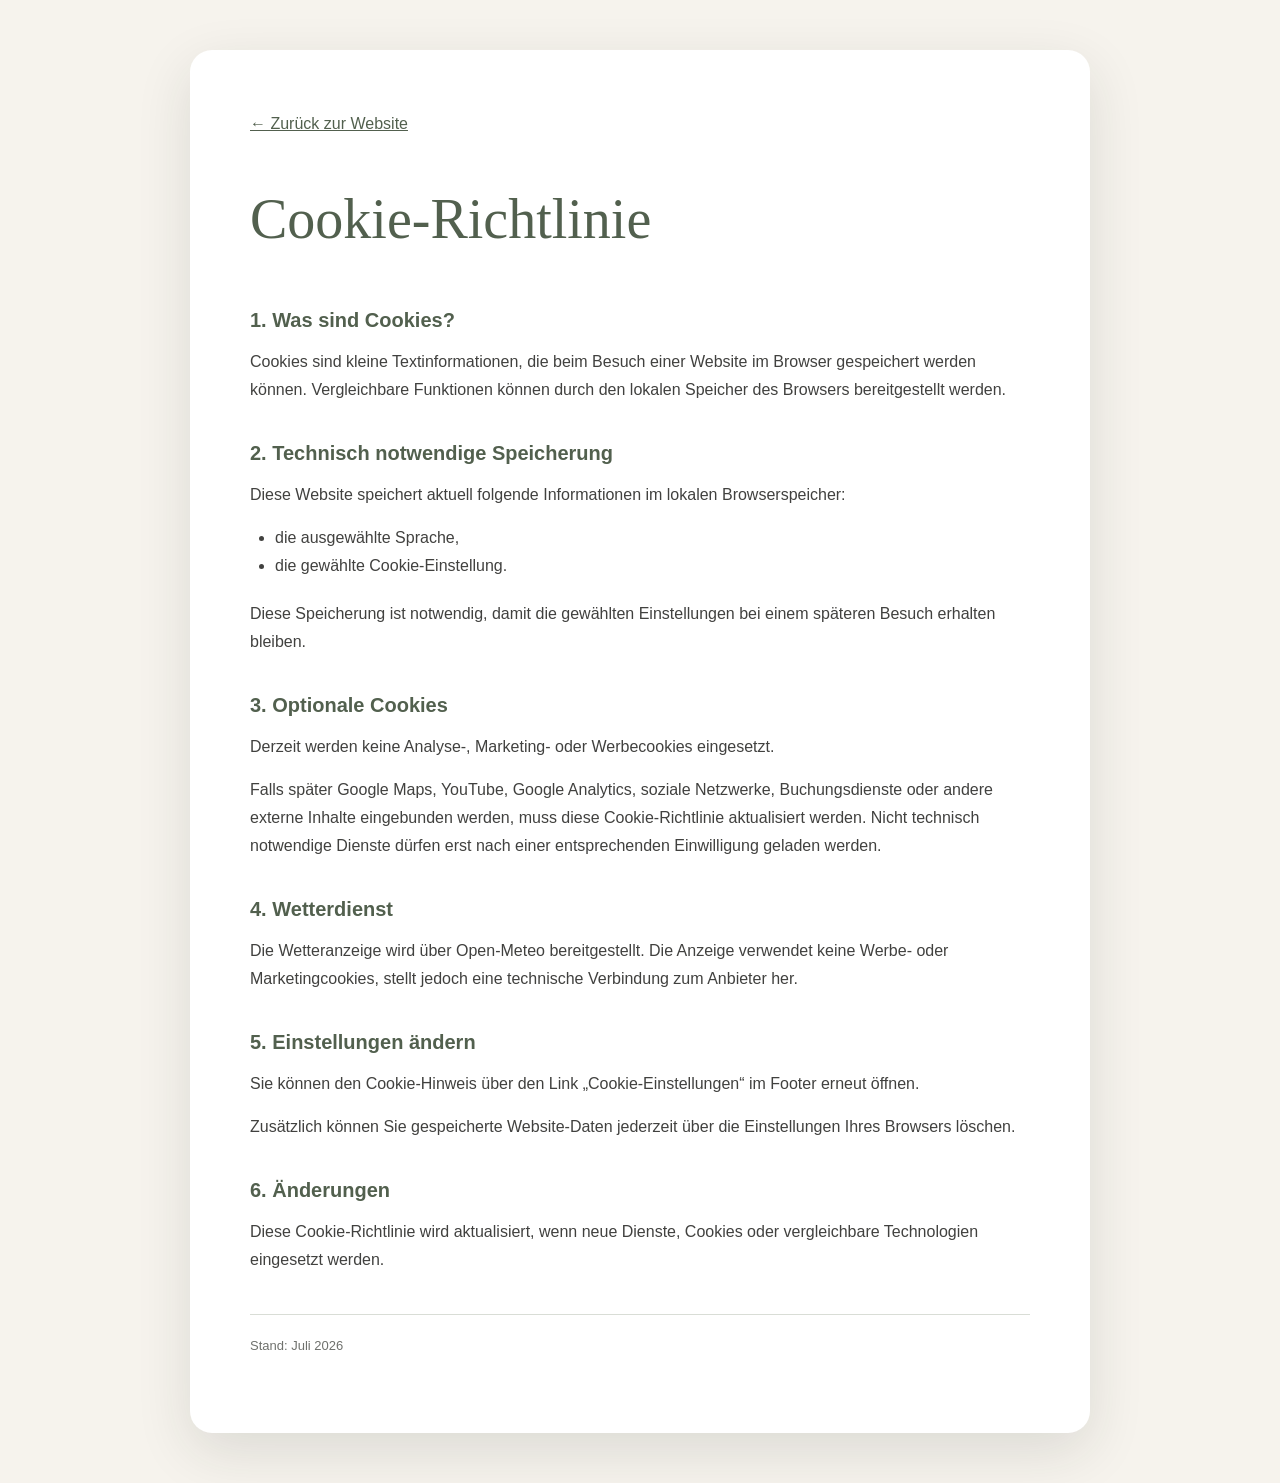
<file: legal/cookies.html>
<!DOCTYPE html>
<html lang="de">
<head>
  <meta charset="UTF-8">
  <meta name="viewport" content="width=device-width, initial-scale=1.0">
  <title>Cookie-Richtlinie | Wiesenheim Hof</title>
  <link rel="stylesheet" href="../style.css">
</head>

<body class="legal-page">

<main class="legal-page-content">

  <a class="legal-back" href="../index.html">← Zurück zur Website</a>

  <h1>Cookie-Richtlinie</h1>

  <h2>1. Was sind Cookies?</h2>

  <p>
    Cookies sind kleine Textinformationen, die beim Besuch einer Website im
    Browser gespeichert werden können. Vergleichbare Funktionen können durch
    den lokalen Speicher des Browsers bereitgestellt werden.
  </p>

  <h2>2. Technisch notwendige Speicherung</h2>

  <p>
    Diese Website speichert aktuell folgende Informationen im lokalen
    Browserspeicher:
  </p>

  <ul>
    <li>die ausgewählte Sprache,</li>
    <li>die gewählte Cookie-Einstellung.</li>
  </ul>

  <p>
    Diese Speicherung ist notwendig, damit die gewählten Einstellungen bei
    einem späteren Besuch erhalten bleiben.
  </p>

  <h2>3. Optionale Cookies</h2>

  <p>
    Derzeit werden keine Analyse-, Marketing- oder Werbecookies eingesetzt.
  </p>

  <p>
    Falls später Google Maps, YouTube, Google Analytics, soziale Netzwerke,
    Buchungsdienste oder andere externe Inhalte eingebunden werden, muss diese
    Cookie-Richtlinie aktualisiert werden. Nicht technisch notwendige Dienste
    dürfen erst nach einer entsprechenden Einwilligung geladen werden.
  </p>

  <h2>4. Wetterdienst</h2>

  <p>
    Die Wetteranzeige wird über Open-Meteo bereitgestellt. Die Anzeige
    verwendet keine Werbe- oder Marketingcookies, stellt jedoch eine
    technische Verbindung zum Anbieter her.
  </p>

  <h2>5. Einstellungen ändern</h2>

  <p>
    Sie können den Cookie-Hinweis über den Link
    „Cookie-Einstellungen“ im Footer erneut öffnen.
  </p>

  <p>
    Zusätzlich können Sie gespeicherte Website-Daten jederzeit über die
    Einstellungen Ihres Browsers löschen.
  </p>

  <h2>6. Änderungen</h2>

  <p>
    Diese Cookie-Richtlinie wird aktualisiert, wenn neue Dienste, Cookies oder
    vergleichbare Technologien eingesetzt werden.
  </p>

  <p class="legal-date">Stand: Juli 2026</p>

</main>

</body>
</html>
</file>
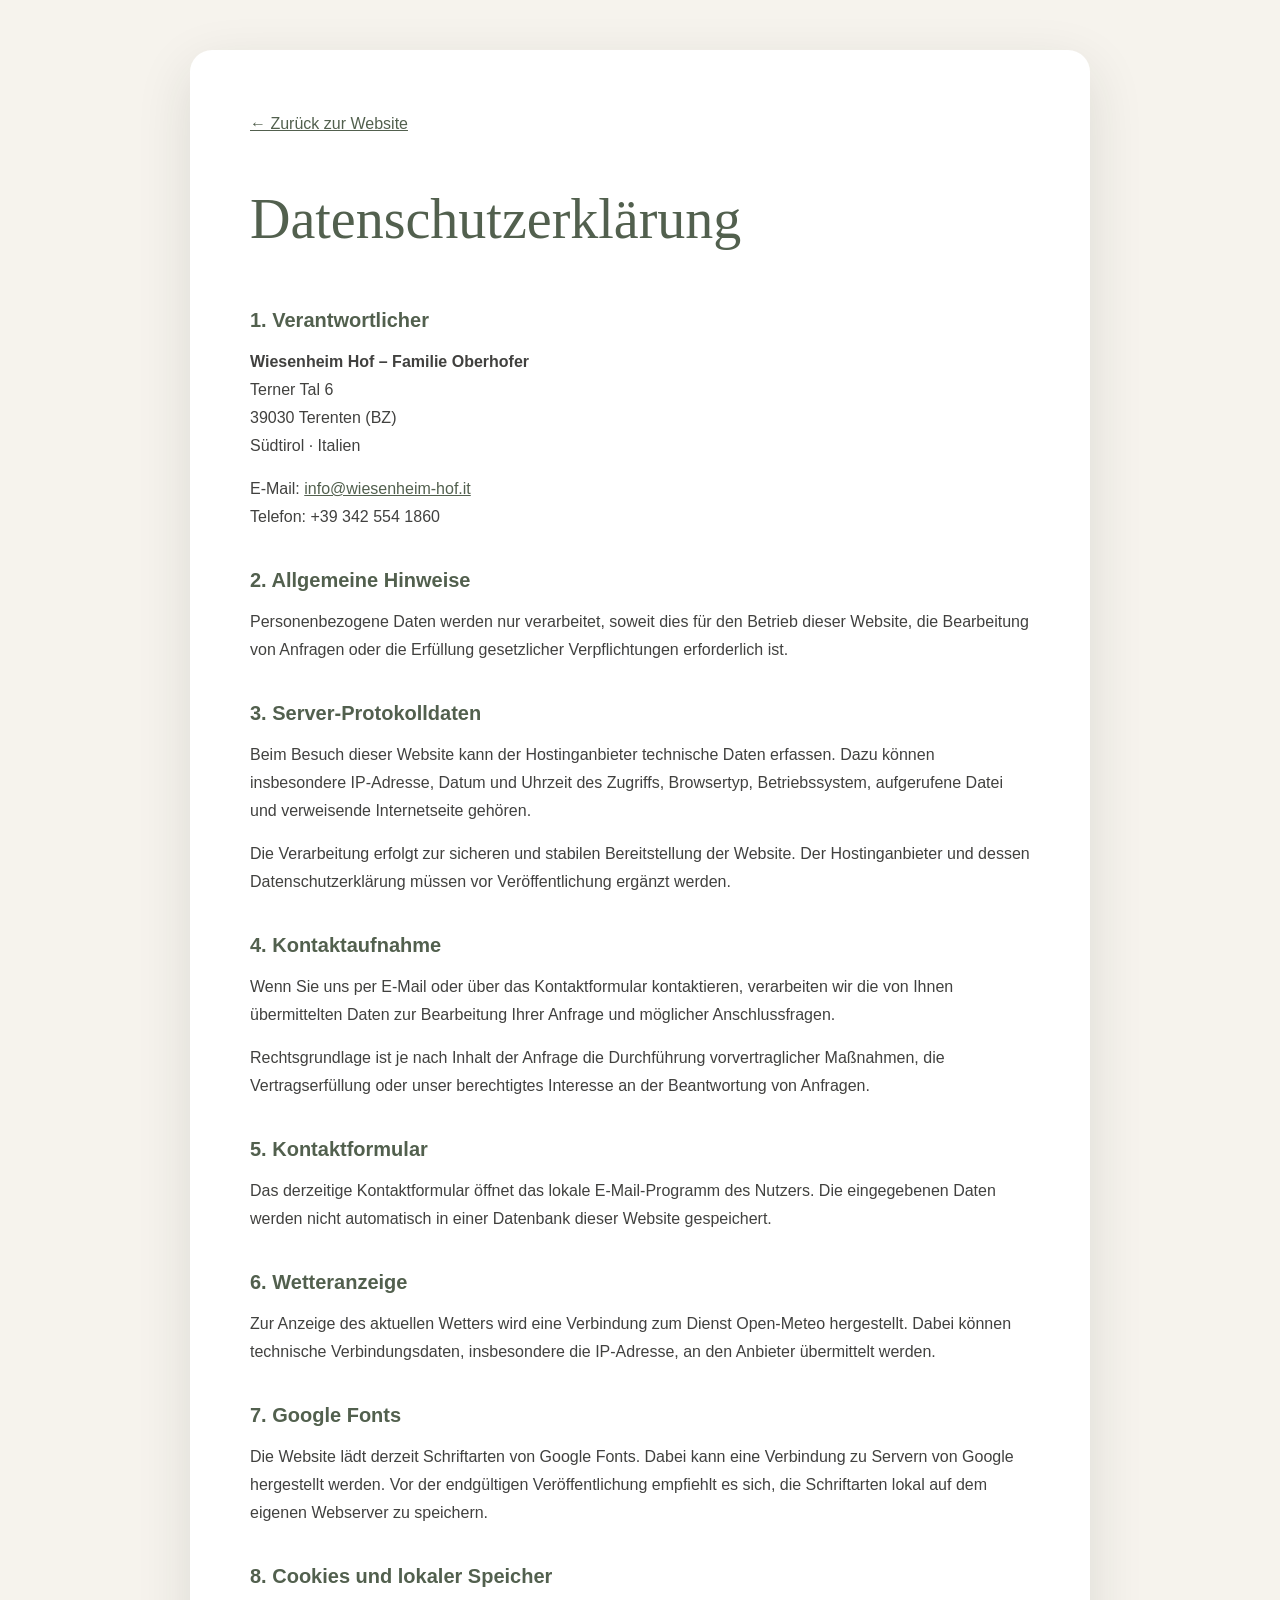
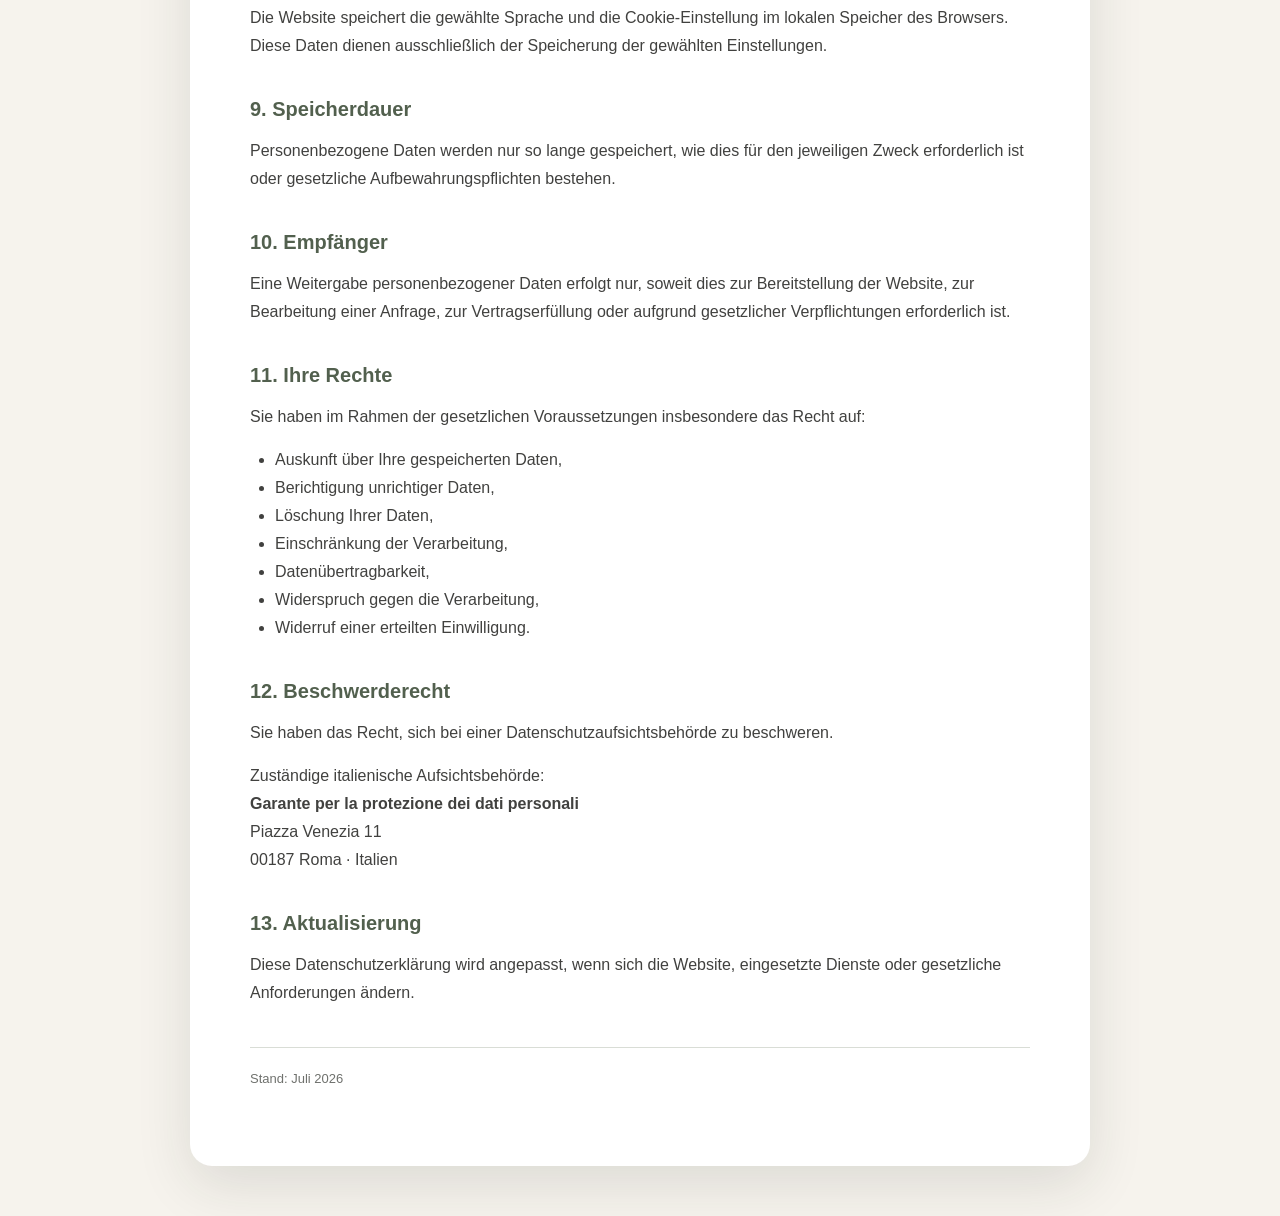
<file: legal/datenschutz.html>
<!DOCTYPE html>
<html lang="de">
<head>
  <meta charset="UTF-8">
  <meta name="viewport" content="width=device-width, initial-scale=1.0">
  <title>Datenschutz | Wiesenheim Hof</title>
  <link rel="stylesheet" href="../style.css">
</head>

<body class="legal-page">

<main class="legal-page-content">

  <a class="legal-back" href="../index.html">← Zurück zur Website</a>

  <h1>Datenschutzerklärung</h1>

  <h2>1. Verantwortlicher</h2>

  <p>
    <strong>Wiesenheim Hof – Familie Oberhofer</strong><br>
    Terner Tal 6<br>
    39030 Terenten (BZ)<br>
    Südtirol · Italien
  </p>

  <p>
    E-Mail:
    <a href="mailto:info@wiesenheim-hof.it">
      info@wiesenheim-hof.it
    </a><br>
    Telefon: +39 342 554 1860
  </p>

  <h2>2. Allgemeine Hinweise</h2>

  <p>
    Personenbezogene Daten werden nur verarbeitet, soweit dies für den
    Betrieb dieser Website, die Bearbeitung von Anfragen oder die Erfüllung
    gesetzlicher Verpflichtungen erforderlich ist.
  </p>

  <h2>3. Server-Protokolldaten</h2>

  <p>
    Beim Besuch dieser Website kann der Hostinganbieter technische Daten
    erfassen. Dazu können insbesondere IP-Adresse, Datum und Uhrzeit des
    Zugriffs, Browsertyp, Betriebssystem, aufgerufene Datei und verweisende
    Internetseite gehören.
  </p>

  <p>
    Die Verarbeitung erfolgt zur sicheren und stabilen Bereitstellung der
    Website. Der Hostinganbieter und dessen Datenschutzerklärung müssen vor
    Veröffentlichung ergänzt werden.
  </p>

  <h2>4. Kontaktaufnahme</h2>

  <p>
    Wenn Sie uns per E-Mail oder über das Kontaktformular kontaktieren,
    verarbeiten wir die von Ihnen übermittelten Daten zur Bearbeitung Ihrer
    Anfrage und möglicher Anschlussfragen.
  </p>

  <p>
    Rechtsgrundlage ist je nach Inhalt der Anfrage die Durchführung
    vorvertraglicher Maßnahmen, die Vertragserfüllung oder unser berechtigtes
    Interesse an der Beantwortung von Anfragen.
  </p>

  <h2>5. Kontaktformular</h2>

  <p>
    Das derzeitige Kontaktformular öffnet das lokale E-Mail-Programm des
    Nutzers. Die eingegebenen Daten werden nicht automatisch in einer
    Datenbank dieser Website gespeichert.
  </p>

  <h2>6. Wetteranzeige</h2>

  <p>
    Zur Anzeige des aktuellen Wetters wird eine Verbindung zum Dienst
    Open-Meteo hergestellt. Dabei können technische Verbindungsdaten,
    insbesondere die IP-Adresse, an den Anbieter übermittelt werden.
  </p>

  <h2>7. Google Fonts</h2>

  <p>
    Die Website lädt derzeit Schriftarten von Google Fonts. Dabei kann eine
    Verbindung zu Servern von Google hergestellt werden. Vor der endgültigen
    Veröffentlichung empfiehlt es sich, die Schriftarten lokal auf dem
    eigenen Webserver zu speichern.
  </p>

  <h2>8. Cookies und lokaler Speicher</h2>

  <p>
    Die Website speichert die gewählte Sprache und die Cookie-Einstellung im
    lokalen Speicher des Browsers. Diese Daten dienen ausschließlich der
    Speicherung der gewählten Einstellungen.
  </p>

  <h2>9. Speicherdauer</h2>

  <p>
    Personenbezogene Daten werden nur so lange gespeichert, wie dies für den
    jeweiligen Zweck erforderlich ist oder gesetzliche Aufbewahrungspflichten
    bestehen.
  </p>

  <h2>10. Empfänger</h2>

  <p>
    Eine Weitergabe personenbezogener Daten erfolgt nur, soweit dies zur
    Bereitstellung der Website, zur Bearbeitung einer Anfrage, zur
    Vertragserfüllung oder aufgrund gesetzlicher Verpflichtungen erforderlich
    ist.
  </p>

  <h2>11. Ihre Rechte</h2>

  <p>
    Sie haben im Rahmen der gesetzlichen Voraussetzungen insbesondere das
    Recht auf:
  </p>

  <ul>
    <li>Auskunft über Ihre gespeicherten Daten,</li>
    <li>Berichtigung unrichtiger Daten,</li>
    <li>Löschung Ihrer Daten,</li>
    <li>Einschränkung der Verarbeitung,</li>
    <li>Datenübertragbarkeit,</li>
    <li>Widerspruch gegen die Verarbeitung,</li>
    <li>Widerruf einer erteilten Einwilligung.</li>
  </ul>

  <h2>12. Beschwerderecht</h2>

  <p>
    Sie haben das Recht, sich bei einer Datenschutzaufsichtsbehörde zu
    beschweren.
  </p>

  <p>
    Zuständige italienische Aufsichtsbehörde:<br>
    <strong>Garante per la protezione dei dati personali</strong><br>
    Piazza Venezia 11<br>
    00187 Roma · Italien
  </p>

  <h2>13. Aktualisierung</h2>

  <p>
    Diese Datenschutzerklärung wird angepasst, wenn sich die Website,
    eingesetzte Dienste oder gesetzliche Anforderungen ändern.
  </p>

  <p class="legal-date">Stand: Juli 2026</p>

</main>

</body>
</html>
</file>
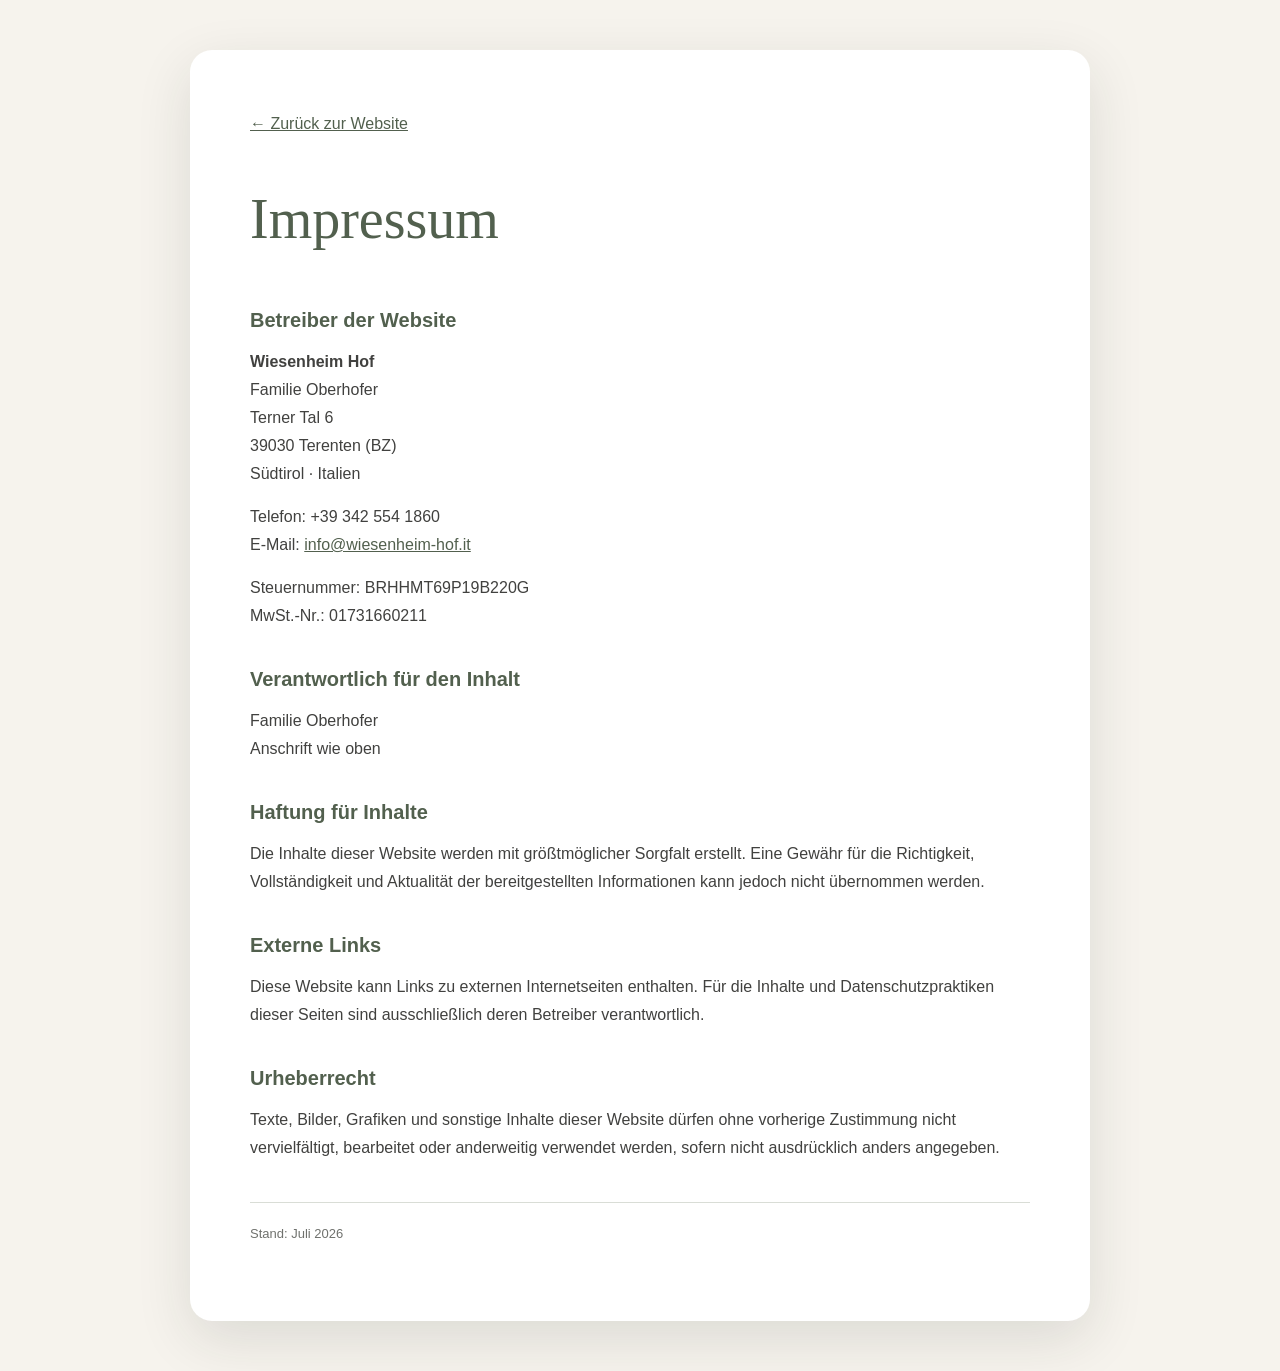
<file: legal/impressum.html>
<!DOCTYPE html>
<html lang="de">
<head>
  <meta charset="UTF-8">
  <meta name="viewport" content="width=device-width, initial-scale=1.0">
  <title>Impressum | Wiesenheim Hof</title>
  <link rel="stylesheet" href="../style.css">
</head>

<body class="legal-page">

<main class="legal-page-content">

  <a class="legal-back" href="../index.html">← Zurück zur Website</a>

  <h1>Impressum</h1>

  <h2>Betreiber der Website</h2>

  <p>
    <strong>Wiesenheim Hof</strong><br>
    Familie Oberhofer<br>
    Terner Tal 6<br>
    39030 Terenten (BZ)<br>
    Südtirol · Italien
  </p>

  <p>
    Telefon: +39 342 554 1860 <br>
    E-Mail:
    <a href="mailto:info@wiesenheim-hof.it">
      info@wiesenheim-hof.it
    </a>
  </p>

  <p>
    Steuernummer: BRHHMT69P19B220G<br>
    MwSt.-Nr.: 01731660211
  </p>

  <h2>Verantwortlich für den Inhalt</h2>

  <p>
    Familie Oberhofer<br>
    Anschrift wie oben
  </p>

  <h2>Haftung für Inhalte</h2>

  <p>
    Die Inhalte dieser Website werden mit größtmöglicher Sorgfalt erstellt.
    Eine Gewähr für die Richtigkeit, Vollständigkeit und Aktualität der
    bereitgestellten Informationen kann jedoch nicht übernommen werden.
  </p>

  <h2>Externe Links</h2>

  <p>
    Diese Website kann Links zu externen Internetseiten enthalten. Für die
    Inhalte und Datenschutzpraktiken dieser Seiten sind ausschließlich deren
    Betreiber verantwortlich.
  </p>

  <h2>Urheberrecht</h2>

  <p>
    Texte, Bilder, Grafiken und sonstige Inhalte dieser Website dürfen ohne
    vorherige Zustimmung nicht vervielfältigt, bearbeitet oder anderweitig
    verwendet werden, sofern nicht ausdrücklich anders angegeben.
  </p>

  <p class="legal-date">Stand: Juli 2026</p>

</main>

</body>
</html>
</file>
<file: style.css>
/* =========================================================
   WIESENHEIM HOF – STYLE.CSS
========================================================= */

:root{
  --green:#687763;
  --green-dark:#52604e;
  --cream:#f6f3ed;
  --sand:#e8e0d4;
  --white:#ffffff;
  --text:#41413f;
  --muted:#6f716d;
  --line:#d9ddd6;
  --shadow:0 18px 55px rgba(34,42,33,.12);
  --radius:22px;
}

*{
  margin:0;
  padding:0;
  box-sizing:border-box;
}

html{
  scroll-behavior:smooth;
}

body{
  font-family:"Inter",sans-serif;
  color:var(--text);
  background:var(--cream);
  line-height:1.75;
  overflow-x:hidden;
}

img{
  display:block;
  max-width:100%;
}

a{
  color:inherit;
  text-decoration:none;
}

button,
input,
textarea{
  font:inherit;
}

button{
  cursor:pointer;
}

.section{
  scroll-margin-top:110px;
}

/* =========================================================
   HEADER & NAVIGATION
========================================================= */

.site-header{
  position:fixed;
  inset:0 0 auto 0;
  z-index:1000;
  padding:18px 0;
}

.navbar{
  width:min(1460px,94%);
  margin:auto;
  min-height:72px;
  display:flex;
  justify-content:space-between;
  align-items:center;
  gap:24px;
  padding:14px 28px;
  background:rgba(255,255,255,.72);
  backdrop-filter:blur(16px);
  -webkit-backdrop-filter:blur(16px);
  border:1px solid rgba(255,255,255,.65);
  border-radius:50px;
  box-shadow:0 10px 30px rgba(0,0,0,.08);
}

.menu,
.nav-right,
.languages{
  display:flex;
  align-items:center;
}

.menu{
  gap:28px;
}

.menu a,
.languages button{
  font-size:13px;
  letter-spacing:1.5px;
  text-transform:uppercase;
  color:#444;
  transition:.2s ease;
}

.menu a:hover,
.languages button:hover,
.languages button.active{
  color:var(--green-dark);
}

.nav-right{
  gap:24px;
}

.weather{
    display:flex;
    align-items:center;
    gap:3px;
    margin:0;
    padding:0;
    width:auto;
    min-width:unset;
    white-space:nowrap;
}

.languages{
  gap:8px;
}

.languages button{
  background:none;
  border:0;
  padding:5px;
}

.menu-toggle{
  display:none;
  width:42px;
  height:42px;
  border:0;
  border-radius:50%;
  background:rgba(255,255,255,.7);
  align-items:center;
  justify-content:center;
  flex-direction:column;
  gap:4px;
}

.menu-toggle span{
  width:18px;
  height:2px;
  background:#444;
  display:block;
}

/* =========================================================
   HERO
========================================================= */

.hero{
  position:relative;
  min-height:100vh;
  display:grid;
  place-items:center;
  overflow:hidden;
  background:#7b8477;
}

.hero-media{
  position:absolute;
  inset:0;
  width:100%;
  height:100%;
  overflow:hidden;
}

.hero-media img,
.hero-media video{
  position:absolute;
  inset:0;
  width:100%;
  height:100%;
  object-fit:cover;
}

#heroVideo{
  filter:
    blur(3px)
    brightness(.65)
    saturate(1.05);
  transform:scale(1.08);
}

.hero-media video{
  display:none;
}

.hero-overlay{
  position:absolute;
  inset:0;
  background:linear-gradient(rgba(20,25,20,.18),rgba(20,25,20,.38));
}

.hero-content{
  position:relative;
  z-index:2;
  text-align:center;
  color:#fff;
  padding:130px 25px 80px;
  width:min(900px,92%);
}

.hero-logo{
  width:min(520px,80vw);
  margin:0 auto 26px;
}

.hero-logo img{
  width:100%;
  max-height:190px;
  object-fit:contain;
  filter:drop-shadow(0 3px 8px rgba(0,0,0,.2));
}

.hero h1{
  font-family:"Cormorant Garamond",serif;
  font-size:clamp(58px,8vw,96px);
  font-weight:500;
  line-height:1;
  margin-bottom:14px;
}

.hero p{
  font-size:clamp(17px,2vw,23px);
  letter-spacing:.7px;
  margin-bottom:38px;
}

.button{
  display:inline-flex;
  align-items:center;
  justify-content:center;
  min-height:54px;
  padding:14px 34px;
  border-radius:40px;
  background:var(--green);
  color:#fff;
  border:1px solid var(--green);
  box-shadow:var(--shadow);
  transition:.25s ease;
}

.button:hover{
  transform:translateY(-2px);
  background:var(--green-dark);
  border-color:var(--green-dark);
}

.button-light{
  background:#fff;
  color:#3f463c;
  border-color:rgba(255,255,255,.8);
}

.button-light:hover{
  background:var(--green);
  color:#fff;
}

.scroll-note{
  position:absolute;
  z-index:2;
  bottom:26px;
  left:50%;
  transform:translateX(-50%);
  color:#fff;
  font-size:11px;
  letter-spacing:3px;
  text-transform:uppercase;
}

/* =========================================================
   GEMEINSAME ABSCHNITTE
========================================================= */

.intro,
.farm,
.apartments,
.gallery-section,
.arrival,
.contact{
  padding:130px 7%;
}
.apartments{
    padding-bottom:60px;
}

.gallery-section{
    padding-top:60px;
}

.section-title{
  text-align:center;
  margin-bottom:78px;
}

.section-title span{
  display:block;
  text-transform:uppercase;
  letter-spacing:3px;
  font-size:12px;
  color:var(--green);
  margin-bottom:8px;
}

.section-title h2{
  font-family:"Cormorant Garamond",serif;
  font-size:clamp(44px,5vw,62px);
  line-height:1.1;
  font-weight:500;
}

/* =========================================================
   WILLKOMMEN
========================================================= */

.intro{
  background:var(--cream);
  text-align:center;
}

.intro-inner{
  max-width:980px;
  margin:auto;
}

.intro h2{
  font-family:"Cormorant Garamond",serif;
  font-size:clamp(46px,6vw,68px);
  font-weight:500;
  color:var(--green-dark);
  margin-bottom:34px;
}

.intro p{
  font-size:clamp(17px,2vw,20px);
  color:#575b55;
}

/* =========================================================
   HOF
========================================================= */

.farm{
  background:#fff;
}

.farm-grid{
  display:grid;
  grid-template-columns:1.05fr 1fr;
  gap:80px;
  align-items:center;
  max-width:1350px;
  margin:auto;
}

.farm-text p{
  font-size:17px;
  color:#575b55;
  margin-bottom:22px;
}

.farm-images{
  display:grid;
  gap:18px;
}

.farm-images>img,
.farm-small img{
  width:100%;
  object-fit:cover;
  border-radius:var(--radius);
  box-shadow:var(--shadow);
}

.farm-images>img{
  height:440px;
}

.farm-small{
  display:grid;
  grid-template-columns:1fr 1fr;
  gap:18px;
}

.farm-small img{
  height:210px;
}

.highlights{
  max-width:1100px;
  margin:75px auto 0;
  display:grid;
  grid-template-columns:repeat(4,1fr);
  gap:18px;
}

.highlight{
  text-align:center;
  padding:24px 14px;
  border-top:1px solid var(--line);
  border-bottom:1px solid var(--line);
  color:#52574f;
}

/* =========================================================
   FERIENWOHNUNGEN
========================================================= */

.apartments{
  background:var(--cream);
}

.apartment{
  max-width:1350px;
  margin:0 auto 55px;
  display:grid;
  grid-template-columns:1.05fr .95fr;
  gap:78px;
  align-items:center;
}

/* Trenner zwischen den Ferienwohnungen */

.apartment-gallery + .apartment{
  position:relative;
  margin-top:180px;
}

.apartment-gallery + .apartment::before{
  content:"";
  position:absolute;
  top:-90px;
  left:50%;
  transform:translateX(-50%);
  width:min(420px,70%);
  height:1px;

  background:linear-gradient(
    to right,
    transparent,
    var(--green),
    transparent
  );

  opacity:.55;
}

.apartment-gallery + .apartment::after{
  content:"";
  position:absolute;
  top:-94px;
  left:50%;
  transform:translateX(-50%);
  width:9px;
  height:9px;
  border-radius:50%;
  background:var(--cream);
  border:1px solid var(--green);
}

@media (max-width:700px){

  .apartment-gallery + .apartment{
    margin-top:100px;
  }

  .apartment-gallery + .apartment::before{
    top:-50px;
    width:65%;
  }

  .apartment-gallery + .apartment::after{
    top:-54px;
  }
}


.apartment-image img{
  width:100%;
  height:620px;
  object-fit:cover;
  border-radius:var(--radius);
  box-shadow:var(--shadow);
  cursor:pointer;
}

.apartment-content h3{
  font-family:"Cormorant Garamond",serif;
  font-size:56px;
  color:var(--green-dark);
  line-height:1.1;
  font-weight:500;
  margin-bottom:8px;
}

.apartment-info{
  color:var(--muted);
  margin-bottom:24px;
}

.apartment-copy{
  font-size:17px;
  color:#575b55;
  margin-bottom:34px;
}

.features{
  display:grid;
  grid-template-columns:repeat(3,1fr);
  gap:0 28px;
  margin-bottom:34px;
}

.features div{
  padding:11px 0;
  border-bottom:1px solid var(--line);
  font-size:14px;
}

.apartment-gallery{
  max-width:1350px;
  margin:0 auto 135px;
  display:grid;
  grid-template-columns:repeat(5,1fr);
  gap:14px;
}

.apartment-gallery img{
  width:100%;
  height:165px;
  object-fit:cover;
  border-radius:14px;
  cursor:pointer;
  transition:.25s ease;
}

.apartment-gallery img:hover,
.gallery-grid img:hover{
  transform:scale(1.02);
}

/* ===================================
   GALERIE
=================================== */

.gallery-grid{
  display:grid;
  grid-template-columns:repeat(4,minmax(0,1fr));
  grid-template-rows:repeat(6,110px);
  gap:18px;
}

.gallery-grid img{
  width:100%;
  height:100%;
  object-fit:cover;
  display:block;
  border-radius:18px;
  cursor:pointer;
  transition:transform .35s ease, box-shadow .35s ease;
}

.gallery-grid img:nth-child(1){
  grid-column:1 / 3;
  grid-row:1 / 4;
}

.gallery-grid img:nth-child(2){
  grid-column:1 / 3;
  grid-row:4 / 7;
}

.gallery-grid img:nth-child(3){ grid-column:3; grid-row:1 / 3; }
.gallery-grid img:nth-child(4){ grid-column:4; grid-row:1 / 3; }
.gallery-grid img:nth-child(5){ grid-column:3; grid-row:3 / 5; }
.gallery-grid img:nth-child(6){ grid-column:4; grid-row:3 / 5; }
.gallery-grid img:nth-child(7){ grid-column:3; grid-row:5 / 7; }
.gallery-grid img:nth-child(8){ grid-column:4; grid-row:5 / 7; }

.gallery-grid img:hover{
  transform:scale(1.02);
  box-shadow:0 25px 45px rgba(0,0,0,.18);
}

@media (max-width:1050px){
  .gallery-grid{
    grid-template-columns:repeat(2,minmax(0,1fr));
    grid-template-rows:none;
    grid-auto-rows:230px;
  }

  .gallery-grid img,
  .gallery-grid img:nth-child(n){
    grid-column:auto;
    grid-row:auto;
  }
}

@media (max-width:700px){
  .gallery-grid{
    grid-template-columns:1fr;
    grid-template-rows:none;
    grid-auto-rows:auto;
    gap:18px;
  }

  .gallery-grid img,
  .gallery-grid img:nth-child(n){
    grid-column:auto;
    grid-row:auto;
    width:100%;
    height:240px;
    object-fit:cover;
    border-radius:16px;
    margin:0;
  }
}

/* =========================================================
   ANFAHRT
========================================================= */

.arrival{
  background:var(--sand);
}

.arrival-grid{
  max-width:1250px;
  margin:auto;
  display:grid;
  grid-template-columns:.9fr 1.1fr;
  gap:70px;
  align-items:center;
}

.arrival-text h3{
  font-family:"Cormorant Garamond",serif;
  font-size:44px;
  color:var(--green-dark);
  font-weight:500;
  margin-bottom:20px;
}

.arrival-text p{
  margin-bottom:20px;
  color:#555;
}

.route-card{
  background:#fff;
  border-radius:var(--radius);
  padding:34px;
  box-shadow:var(--shadow);
}

.route-line{
  display:grid;
  grid-template-columns:48px 1fr;
  gap:16px;
  align-items:center;
  padding:14px 0;
  border-bottom:1px solid #eceae5;
}

.route-line:last-child{
  border-bottom:0;
}

.route-dot{
  width:38px;
  height:38px;
  border-radius:50%;
  display:grid;
  place-items:center;
  background:var(--green);
  color:#fff;
  font-weight:600;
}

.route-line strong{
  display:block;
}

.route-line span{
  font-size:13px;
  color:var(--muted);
}

/* =========================================================
   KONTAKT
========================================================= */

.contact{
  background:#fff;
}

.contact-grid{
  max-width:1200px;
  margin:auto;
  display:grid;
  grid-template-columns:.85fr 1.15fr;
  gap:80px;
}

.contact-data h3{
  font-family:"Cormorant Garamond",serif;
  font-size:44px;
  color:var(--green-dark);
  font-weight:500;
  margin-bottom:20px;
}

.contact-data p{
  margin-bottom:16px;
  color:#575b55;
}

.contact-data a{
  color:var(--green-dark);
  text-decoration:underline;
}

.contact-form{
  display:grid;
  gap:16px;
}

.contact-form label{
  display:grid;
  gap:7px;
  font-size:14px;
  color:#555;
}

.contact-form input,
.contact-form textarea{
  width:100%;
  border:1px solid var(--line);
  border-radius:14px;
  padding:15px 17px;
  background:#fbfaf8;
}

.contact-form textarea{
  min-height:160px;
  resize:vertical;
}

.contact-form input:focus,
.contact-form textarea:focus{
  outline:none;
  border-color:var(--green);
  box-shadow:0 0 0 3px rgba(104,119,99,.12);
}

.contact-form button{
  justify-self:start;
}

/* =========================================================
   FOOTER
========================================================= */

.site-footer{
  padding:62px 20px;
  background:var(--green-dark);
  color:#fff;
  text-align:center;
}

.site-footer h3{
  font-family:"Cormorant Garamond",serif;
  font-size:40px;
  font-weight:500;
}

.site-footer p{
  opacity:.9;
  margin-top:6px;
}
.legal-links{
  margin-top:28px;
  display:flex;
  justify-content:center;
  align-items:center;
  flex-wrap:wrap;
  gap:8px;
  font-size:11px;
  opacity:.82;
}

.legal-links a,
.legal-links button{
  padding:2px 4px;
  border:0;
  background:transparent;
  color:inherit;
  font:inherit;
  cursor:pointer;
}

.legal-links a:hover,
.legal-links button:hover{
  text-decoration:underline;
}

/* =========================================================
   LIGHTBOX
========================================================= */

.lightbox{
  position:fixed;
  inset:0;
  display:none;
  place-items:center;
  background:rgba(10,12,10,.92);
  z-index:5000;
  padding:40px;
}

.lightbox.open{
  display:grid;
}

.lightbox img{
  max-width:92vw;
  max-height:86vh;
  object-fit:contain;
}

.lightbox-close{
  position:absolute;
  top:22px;
  right:26px;
  border:0;
  background:transparent;
  color:#fff;
  font-size:34px;
}

/* =========================================================
   COOKIE-BANNER
========================================================= */

.cookie-banner{
  position:fixed;
  z-index:6500;
  left:50%;
  bottom:22px;
  transform:translateX(-50%);
  width:min(980px,calc(100% - 32px));
  display:none;
  grid-template-columns:1fr auto;
  align-items:center;
  gap:30px;
  padding:24px 26px;
  background:#fff;
  color:var(--text);
  border:1px solid #e1e3df;
  border-radius:20px;
  box-shadow:0 20px 70px rgba(0,0,0,.22);
}

.cookie-banner.show{
  display:grid;
}

.cookie-text strong{
  display:block;
  margin-bottom:6px;
  font-size:16px;
}

.cookie-text p{
  margin:0;
  font-size:13px;
  line-height:1.55;
  color:#626660;
}

.cookie-text a{
  display:inline-block;
  margin-top:8px;
  color:var(--green-dark);
  font-size:12px;
  text-decoration:underline;
}

.cookie-actions{
  display:flex;
  gap:10px;
}

.cookie-actions button{
  min-height:46px;
  padding:10px 18px;
  border-radius:30px;
  white-space:nowrap;
}

.cookie-secondary{
  border:1px solid var(--green);
  background:#fff;
  color:var(--green-dark);
}

.cookie-primary{
  border:1px solid var(--green);
  background:var(--green);
  color:#fff;
}

.cookie-secondary:hover{
  background:var(--cream);
}

.cookie-primary:hover{
  background:var(--green-dark);
}

/* =========================================================
   RESPONSIVE – TABLET
========================================================= */

@media (max-width:1050px){

  .menu{
    display:none;
    position:absolute;
    top:86px;
    left:3%;
    right:3%;
    padding:22px;
    background:rgba(255,255,255,.96);
    border-radius:24px;
    box-shadow:var(--shadow);
    flex-direction:column;
    align-items:flex-start;
  }

  .menu.open{
    display:flex;
  }

  .menu-toggle{
    display:flex;
  }

  .navbar{
    border-radius:28px;
  }

  .farm-grid,
  .apartment,
  .arrival-grid,
  .contact-grid{
    grid-template-columns:1fr;
  }

  .apartment-image img{
    height:520px;
  }

  .highlights{
    grid-template-columns:repeat(2,1fr);
  }
}

/* =========================================================
   RESPONSIVE – HANDY
========================================================= */

@media (max-width:700px){

  .site-header{
    padding:10px 0;
  }

  .navbar{
    width:96%;
    padding:12px 16px;
  }

  .weather{
    display:none;
  }

  .hero{
    min-height:760px;
  }

  .hero-logo{
    width:min(390px,85vw);
  }

  .intro,
  .farm,
  .apartments,
  .gallery-section,
  .arrival,
  .contact{
    padding:90px 22px;
  }

  .farm-images>img{
    height:320px;
  }

  .farm-small{
    grid-template-columns:1fr;
  }

  .farm-small img{
    height:220px;
  }

  .highlights{
    grid-template-columns:1fr 1fr;
  }

  .apartment{
    gap:42px;
  }

  .apartment-image img{
    height:360px;
  }

  .features{
    grid-template-columns:1fr;
  }

  .apartment-gallery{
    grid-template-columns:repeat(2,1fr);
    margin-bottom:95px;
  }

  .apartment-gallery img{
    height:140px;
  }

  .contact-form button{
    width:100%;
  }

  .cookie-banner{
    bottom:10px;
    grid-template-columns:1fr;
    gap:18px;
    padding:20px;
  }

  .cookie-actions{
    display:grid;
    grid-template-columns:1fr;
  }

  .cookie-actions button{
    width:100%;
  }

  .lightbox{
    padding:18px;
  }
}/* =========================================================
   RECHTLICHE SEITEN
========================================================= */

.legal-page{
  background:var(--cream);
  color:var(--text);
}

.legal-page-content{
  width:min(900px,calc(100% - 40px));
  margin:50px auto;
  padding:60px;
  background:#fff;
  border-radius:var(--radius);
  box-shadow:var(--shadow);
}

.legal-page-content h1{
  margin-bottom:35px;
  font-family:"Cormorant Garamond",serif;
  font-size:56px;
  font-weight:500;
  color:var(--green-dark);
}

.legal-page-content h2{
  margin:32px 0 10px;
  font-size:20px;
  color:var(--green-dark);
}

.legal-page-content p{
  margin-bottom:15px;
}

.legal-page-content ul{
  margin:0 0 20px 25px;
}

.legal-page-content a{
  color:var(--green-dark);
  text-decoration:underline;
}

.legal-back{
  display:inline-block;
  margin-bottom:32px;
}

.legal-date{
  margin-top:40px;
  padding-top:20px;
  border-top:1px solid var(--line);
  font-size:13px;
  color:var(--muted);
}

@media(max-width:700px){
  .legal-page-content{
    margin:15px auto;
    padding:35px 22px;
  }

  .legal-page-content h1{
    font-size:43px;
  }

}/* =========================================================
   EINBLENDANIMATIONEN
========================================================= */

.reveal{
  opacity:0;
  transform:translateY(35px);
  transition:
    opacity .8s ease,
    transform .8s ease;
}

.reveal.visible{
  opacity:1;
  transform:translateY(0);
}

/* etwas langsamere Varianten */

.reveal-delay-1{
  transition-delay:.1s;
}

.reveal-delay-2{
  transition-delay:.2s;
}

.reveal-delay-3{
  transition-delay:.3s;
}

/* Für Besucher mit reduzierten Animationen */

@media (prefers-reduced-motion: reduce){

  .reveal,
  .reveal.visible{
    opacity:1;
    transform:none;
    transition:none;
  }

}.btn,
.button,
.cta-button{

    transition:
        transform .35s ease,
        box-shadow .35s ease,
        background .35s ease;

}

.btn:hover,
.button:hover,
.cta-button:hover{

    transform:translateY(-4px);

    box-shadow:
    0 18px 40px rgba(0,0,0,.18);

}.gallery-grid img,
.apartment img{

    transition:
        transform .5s ease,
        box-shadow .5s ease;

}

.gallery-grid img:hover,
.apartment img:hover{

    transform:scale(1.04);

    box-shadow:
    0 25px 45px rgba(0,0,0,.18);

}.hero-logo{

    animation:

    floatLogo 7s ease-in-out infinite;

}

@keyframes floatLogo{

    0%,100%{

        transform:translateY(0);

    }

    50%{

        transform:translateY(-8px);

    }

}/* =========================================================
   MOBILE FEINSCHLIFF – WIESENHEIM HOF
========================================================= */

@media (max-width:700px){

  html{
    scroll-padding-top:85px;
  }

  body{
    font-size:16px;
    line-height:1.65;
  }

  /* Navigation */

  .site-header{
    padding:8px 0;
  }

  .navbar{
    width:calc(100% - 20px);
    min-height:58px;
    padding:8px 12px;
    border-radius:20px;
  }

  .menu-toggle{
    display:flex;
    flex-shrink:0;
  }

  .menu{
    position:absolute;
    top:70px;
    left:10px;
    right:10px;
    display:none;
    flex-direction:column;
    align-items:stretch;
    gap:0;
    padding:12px;
    background:rgba(255,255,255,.97);
    border-radius:18px;
    box-shadow:0 18px 50px rgba(0,0,0,.16);
  }

  .menu.open{
    display:flex;
  }

  .menu a{
    width:100%;
    padding:13px 12px;
    border-bottom:1px solid rgba(0,0,0,.06);
    font-size:13px;
  }

  .menu a:last-child{
    border-bottom:0;
  }

 .nav-right{
    display:flex;
    align-items:center;
    gap:4px;
}
.nav-divider{
    margin:0;
    padding:0;
}

  .weather{
    display:none;
  }

  .languages{
    gap:2px;
  }

  .languages button{
    padding:6px;
    font-size:11px;
  }

  /* Hero */

  .hero{
    min-height:100svh;
  }

  .hero-content{
    width:100%;
    padding:110px 20px 75px;
  }

  .hero-logo{
    width:min(330px,82vw);
    margin-bottom:20px;
  }

  .hero h1{
    font-size:clamp(48px,15vw,68px);
    line-height:.95;
    margin-bottom:14px;
  }

  .hero p{
    max-width:310px;
    margin:0 auto 30px;
    font-size:17px;
    line-height:1.45;
  }

  .hero .button{
    width:min(260px,88%);
  }

  .scroll-note{
    bottom:18px;
    font-size:9px;
    letter-spacing:2px;
  }

  #heroVideo{
    filter:
      blur(2px)
      brightness(.68)
      saturate(1.03);

    transform:scale(1.09);
  }

  /* Allgemeine Abschnitte */

  .intro,
  .farm,
  .apartments,
  .gallery-section,
  .arrival,
  .contact{
    padding:78px 20px;
  }

  .section-title{
    margin-bottom:48px;
  }

  .section-title span{
    font-size:10px;
    letter-spacing:2.2px;
  }

  .section-title h2{
    font-size:42px;
    line-height:1.05;
  }

  .intro h2{
    font-size:46px;
    margin-bottom:24px;
  }

  .intro p{
    font-size:17px;
    text-align:left;
  }

  /* Hof */

  .farm-grid{
    gap:38px;
  }

  .farm-text p{
    font-size:16px;
  }

  .farm-images>img{
    height:300px;
  }

  .farm-small{
    grid-template-columns:1fr 1fr;
    gap:10px;
  }

  .farm-small img{
    height:145px;
  }

  .highlights{
    grid-template-columns:1fr 1fr;
    gap:10px;
    margin-top:45px;
  }

  .highlight{
    min-height:78px;
    display:grid;
    place-items:center;
    padding:14px 10px;
    font-size:13px;
  }

  /* Ferienwohnungen */

  .apartments{
    padding-bottom:45px;
  }

  .apartment{
    gap:32px;
    margin-bottom:35px;
  }

  .apartment + .apartment{
    margin-top:90px;
  }

  .apartment-image img{
    height:330px;
    border-radius:16px;
  }

  .apartment-content h3{
    font-size:48px;
  }

  .apartment-info{
    font-size:14px;
    line-height:1.5;
  }

  .apartment-copy{
    font-size:16px;
  }

  .features{
    grid-template-columns:1fr;
    margin-bottom:28px;
  }

  .features div{
    padding:10px 0;
    font-size:14px;
  }

  .apartment-content .button{
    width:100%;
  }

  .apartment-gallery{
    grid-template-columns:repeat(2,1fr);
    gap:10px;
    margin-bottom:75px;
  }

  .apartment-gallery img{
    height:135px;
    border-radius:12px;
  }

  /* Galerie */

  .gallery-section{
    padding-top:55px;
  }

  /* Anfahrt */

  .arrival-grid{
    gap:35px;
  }

  .arrival-text h3{
    font-size:38px;
    line-height:1.1;
  }

  .arrival-text p{
    font-size:15px;
  }

  .route-card{
    padding:20px;
    border-radius:17px;
  }

  .route-line{
    grid-template-columns:40px 1fr;
    gap:12px;
  }

  .route-dot{
    width:34px;
    height:34px;
    font-size:13px;
  }

  /* Kontakt */

  .contact-grid{
    gap:45px;
  }

  .contact-data h3{
    font-size:42px;
  }

  .contact-data p{
    font-size:15px;
  }

  .contact-form input,
  .contact-form textarea{
    font-size:16px;
  }

  .contact-form button{
    width:100%;
  }

  /* Footer */

  .site-footer{
    padding:48px 20px;
  }

  .site-footer h3{
    font-size:36px;
  }

  .site-footer p{
    font-size:13px;
  }

  .legal-links{
    margin-top:24px;
    gap:6px;
    font-size:10px;
  }

  /* Cookie-Banner */

  .cookie-banner{
    width:calc(100% - 20px);
    bottom:10px;
    padding:18px;
    grid-template-columns:1fr;
    gap:16px;
    border-radius:16px;
  }

  .cookie-text p{
    font-size:12px;
  }

  .cookie-actions{
    display:grid;
    grid-template-columns:1fr;
  }

  .cookie-actions button{
    width:100%;
  }

  /* Lightbox */

  .lightbox{
    padding:14px;
  }

  .lightbox img{
    max-width:96vw;
    max-height:82vh;
  }

  .lightbox-close{
    top:10px;
    right:14px;
  }
}@media (max-width:420px){

  .hero h1{
    font-size:50px;
  }

  .farm-small{
    grid-template-columns:1fr;
  }

  .farm-small img{
    height:190px;
  }

  .highlights{
    grid-template-columns:1fr;
  }

  .apartment-gallery{
    grid-template-columns:1fr;
  }

  .apartment-gallery img{
    height:210px;
  }
}.nav-right{
    display:flex;
    align-items:center;
    gap:4px;      /* vorher wahrscheinlich 10px oder mehr */
}

.weather{
    display:flex;
    align-items:center;
    gap:2px;      /* Abstand zwischen Symbol und Temperatur */
    margin-right:2px; /* vorher 10px */
    font-size:12px;
    font-weight:600;
}

.nav-divider{
    margin:0 2px; /* Abstand links und rechts vom | */
    color:rgba(0,0,0,.25);
}

.languages{
    display:flex;
    align-items:center;
    gap:2px;
}

.languages button{
    background:none;
    border:none;
    cursor:pointer;
    padding:2px 4px;
    font-size:12px;
    font-weight:600;
    color:inherit;
    transition:.25s;
}

.languages button:hover{
    color:var(--green-dark);
}
.gallery-grid img{
    filter:saturate(.95) contrast(.98);
}
.gallery-grid img:nth-child(2){
    object-position: center 70%;
}
/* =========================================================
   WIESENHEIM HOF – LIGHTBOX NAVIGATION
   Diesen Block am Ende von style.css einfügen.
========================================================= */

.lightbox{
  position:fixed;
  inset:0;
  display:none;
  place-items:center;
  background:rgba(10,12,10,.94);
  z-index:5000;
  padding:40px 80px;
}

.lightbox.open{
  display:grid;
}

.lightbox img{
  max-width:92vw;
  max-height:86vh;
  width:auto;
  height:auto;
  object-fit:contain;
  user-select:none;
}

.lightbox-close,
.lightbox-prev,
.lightbox-next{
  position:absolute;
  display:flex;
  align-items:center;
  justify-content:center;
  border:0;
  background:rgba(255,255,255,.10);
  color:#fff;
  cursor:pointer;
  z-index:2;
  transition:background .2s ease, transform .2s ease;
}

.lightbox-close:hover,
.lightbox-prev:hover,
.lightbox-next:hover{
  background:rgba(255,255,255,.20);
}

.lightbox-close{
  top:20px;
  right:24px;
  width:44px;
  height:44px;
  border-radius:50%;
  font-size:30px;
  line-height:1;
}

.lightbox-prev,
.lightbox-next{
  top:50%;
  transform:translateY(-50%);
  width:52px;
  height:72px;
  border-radius:10px;
  font-size:38px;
  line-height:1;
}

.lightbox-prev{
  left:22px;
}

.lightbox-next{
  right:22px;
}

.lightbox-prev:hover,
.lightbox-next:hover{
  transform:translateY(-50%) scale(1.04);
}

/* Bilder sollen als klickbar erkennbar sein */
.lightbox-item{
  cursor:zoom-in;
}

/* Mobil */
@media (max-width:700px){

  .lightbox{
    padding:20px 52px;
  }

  .lightbox img{
    max-width:94vw;
    max-height:78vh;
  }

  .lightbox-close{
    top:10px;
    right:10px;
    width:40px;
    height:40px;
    font-size:27px;
  }

  .lightbox-prev,
  .lightbox-next{
    width:40px;
    height:56px;
    font-size:30px;
    border-radius:8px;
  }

  .lightbox-prev{
    left:8px;
  }

  .lightbox-next{
    right:8px;
  }
}
@media (max-width:700px){
  .reveal{
    opacity:1 !important;
    transform:none !important;
  }
}
/* HANDY-FIX LIGHTBOX + WOHNUNGSTITEL */

@media (max-width:900px){

  .lightbox img{
    position:absolute !important;
    top:50% !important;
    left:50% !important;
    transform:translate(-50%, -50%) !important;

    width:auto !important;
    height:auto !important;
    max-width:88vw !important;
    max-height:78vh !important;

    margin:0 !important;
  }

  .apartment-content h3{
    font-size:clamp(30px, 9vw, 40px) !important;
    white-space:nowrap !important;
  }
  }
.hero-kicker {
  display: flex;
  align-items: center;
  justify-content: center;
  gap: 14px;
  font-family: "Cormorant Garamond", serif;
  font-size: 1rem;
  font-weight: 500;
  letter-spacing: 0.12em;
  margin-bottom: 8px;
}

.hero-kicker::before,
.hero-kicker::after {
  content: "";
  width: 45px;
  height: 1px;
  background: currentColor;
  opacity: 0.7;
}
@media (max-width: 900px) {

  .hero-kicker {
    font-size: 0.82rem;
    letter-spacing: 0.08em;
    gap: 9px;
    margin-bottom: 6px;
  }

  .hero-kicker::before,
  .hero-kicker::after {
    content: "";
    display: block;
    width: 25px;
    height: 1px;
    background: currentColor;
    opacity: 0.7;
    flex-shrink: 0;
  }

}
</file>
